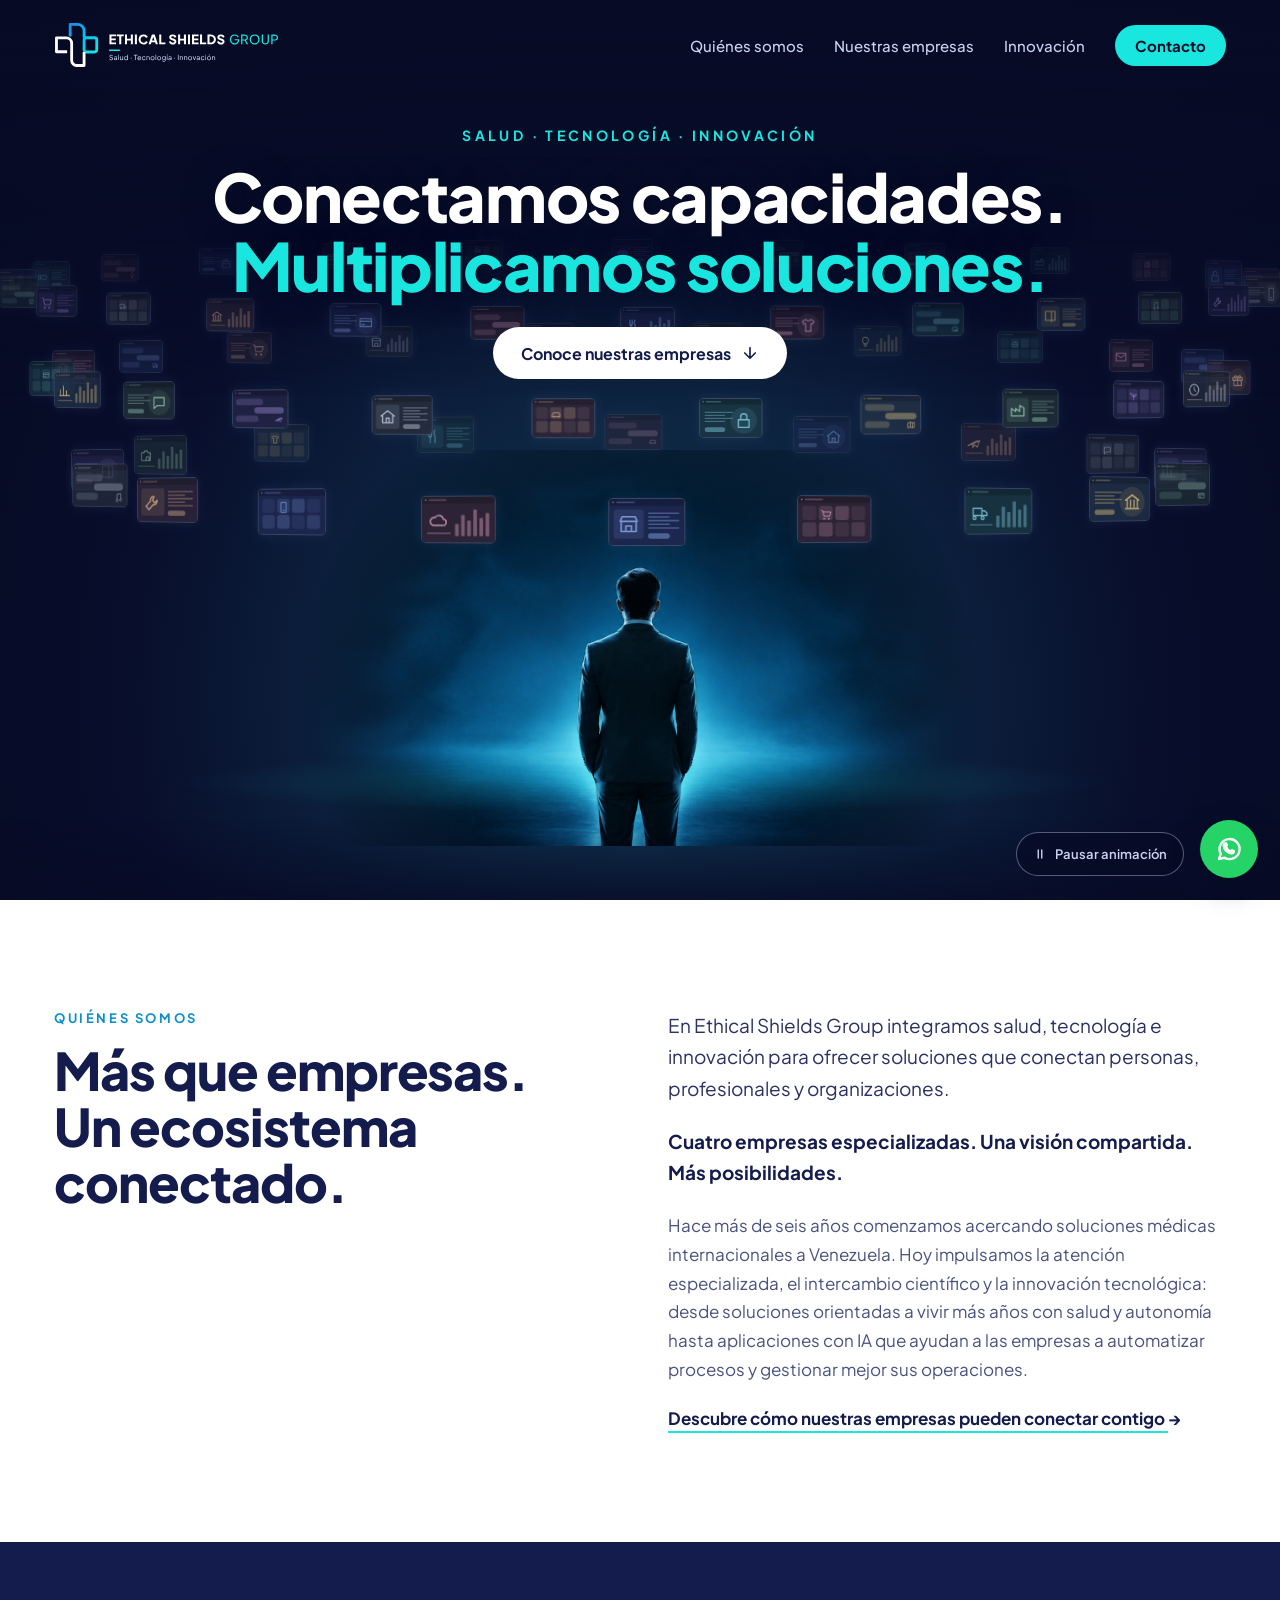
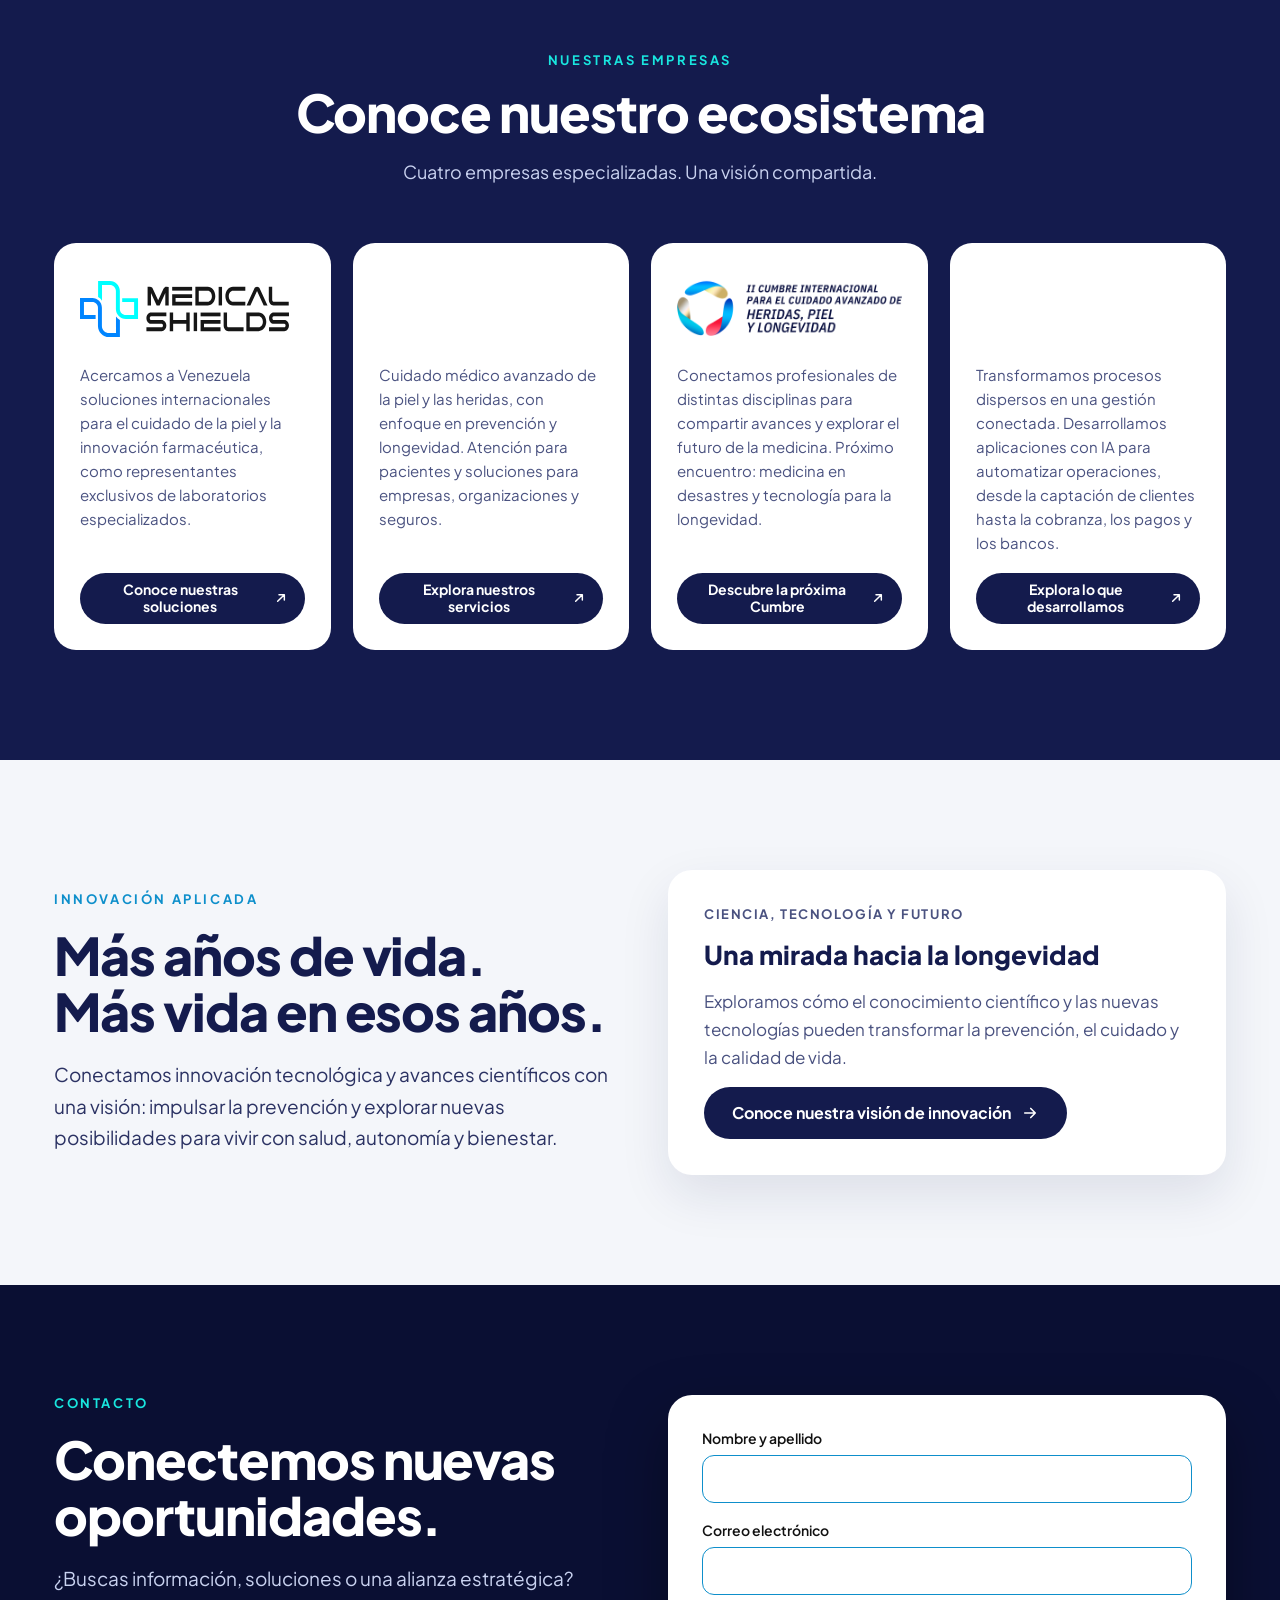
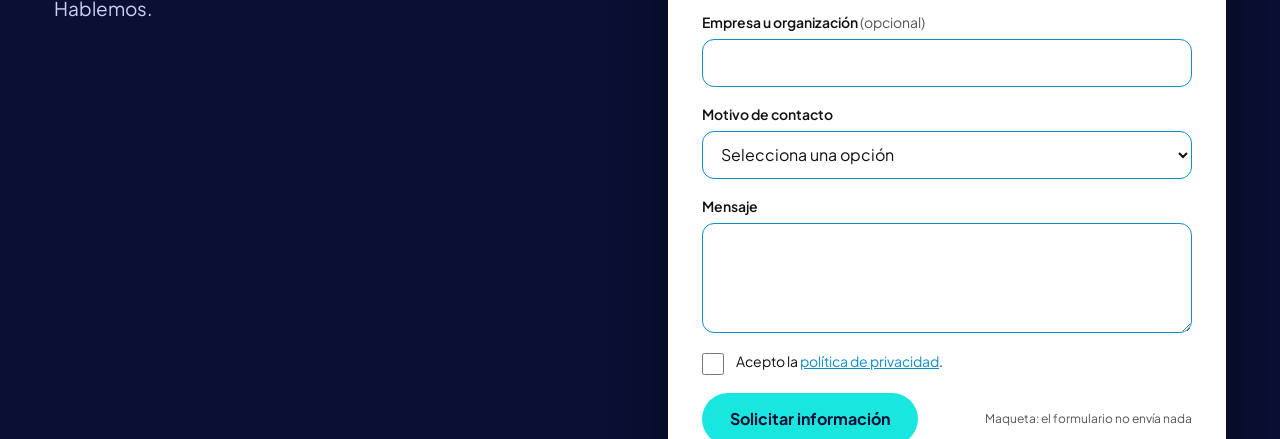
<file: index.html>
<!doctype html>
<html lang="es">
<head>
<meta charset="utf-8">
<meta name="robots" content="noindex, nofollow">
<meta name="viewport" content="width=device-width, initial-scale=1">
<title>Ethical Shields Group · Propuesta</title>
<meta http-equiv="refresh" content="0; url=diseno/maqueta/">
<link rel="canonical" href="diseno/maqueta/">
</head>
<body style="margin:0;font-family:system-ui,sans-serif;background:#070B26;color:#fff;display:flex;min-height:100vh;align-items:center;justify-content:center">
<p>Abriendo la propuesta… <a href="diseno/maqueta/" style="color:#19E6DF">Entrar</a></p>
</body>
</html>
</file>
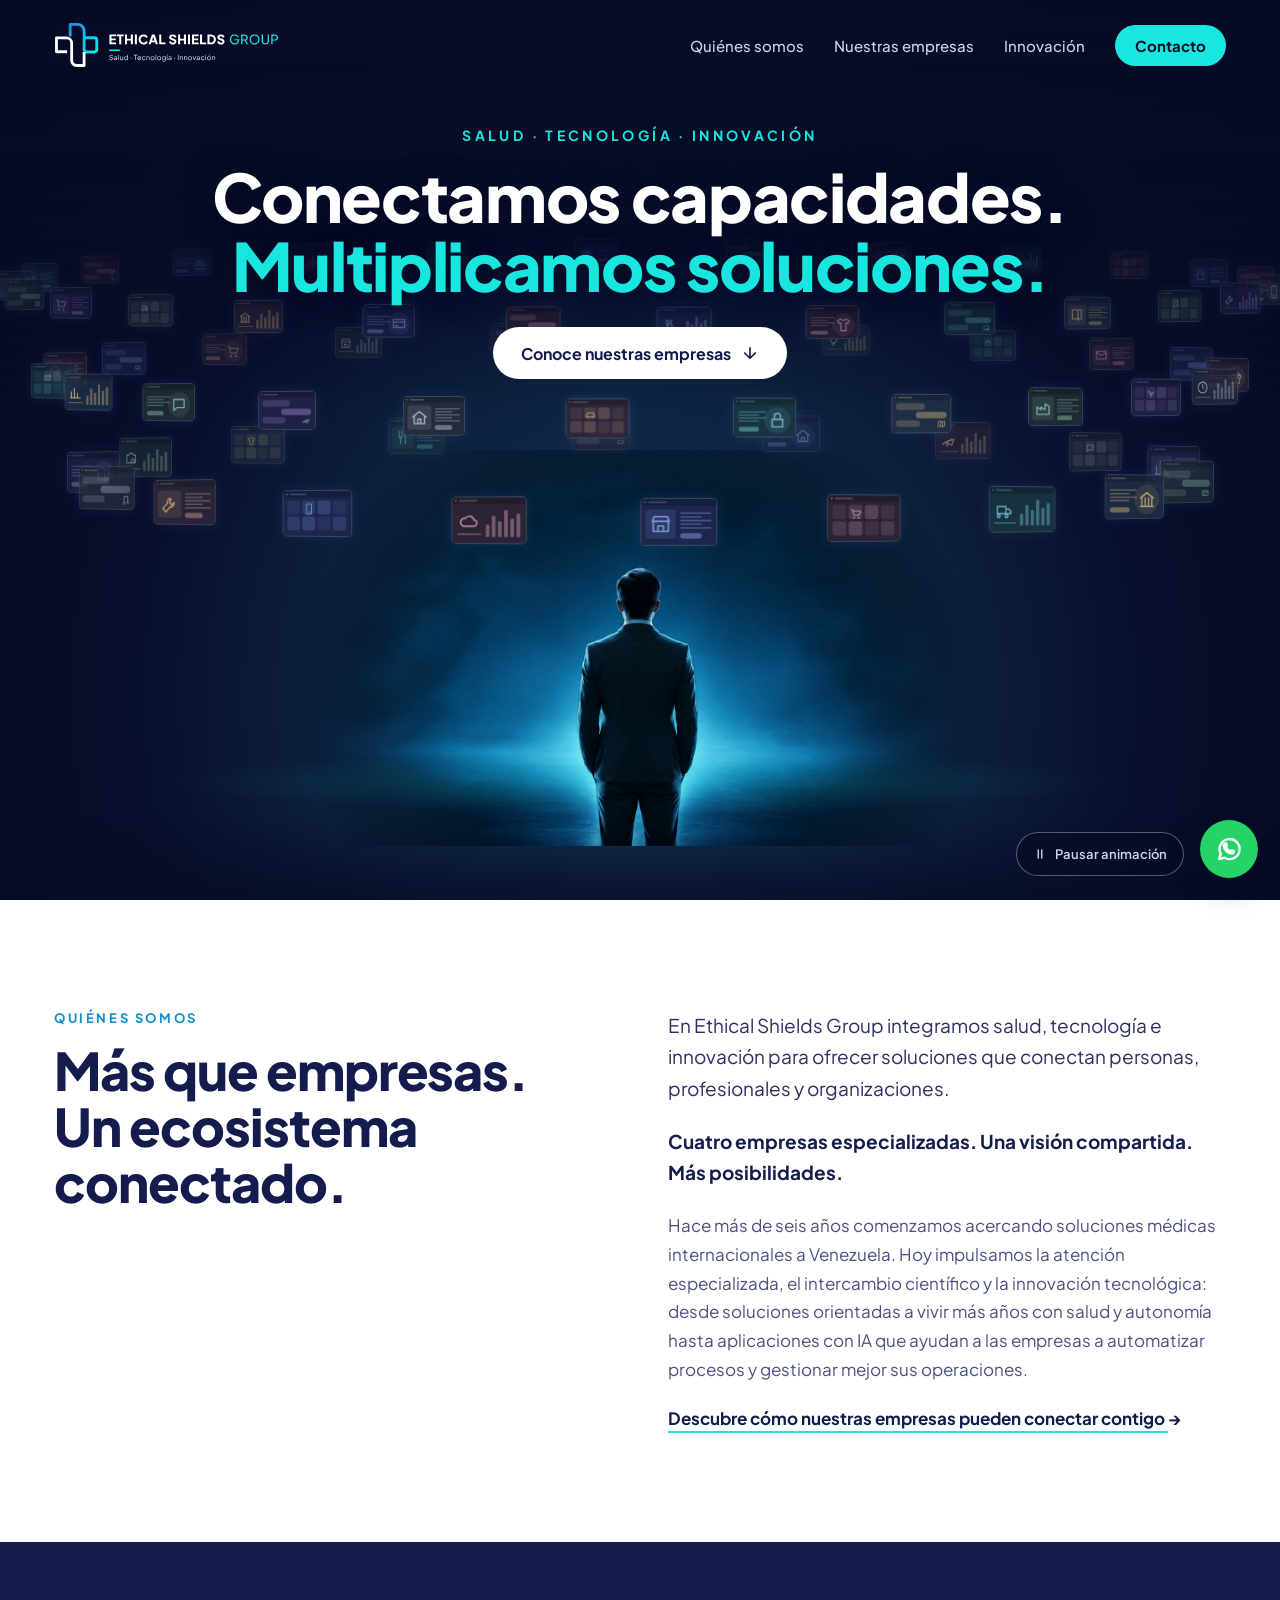
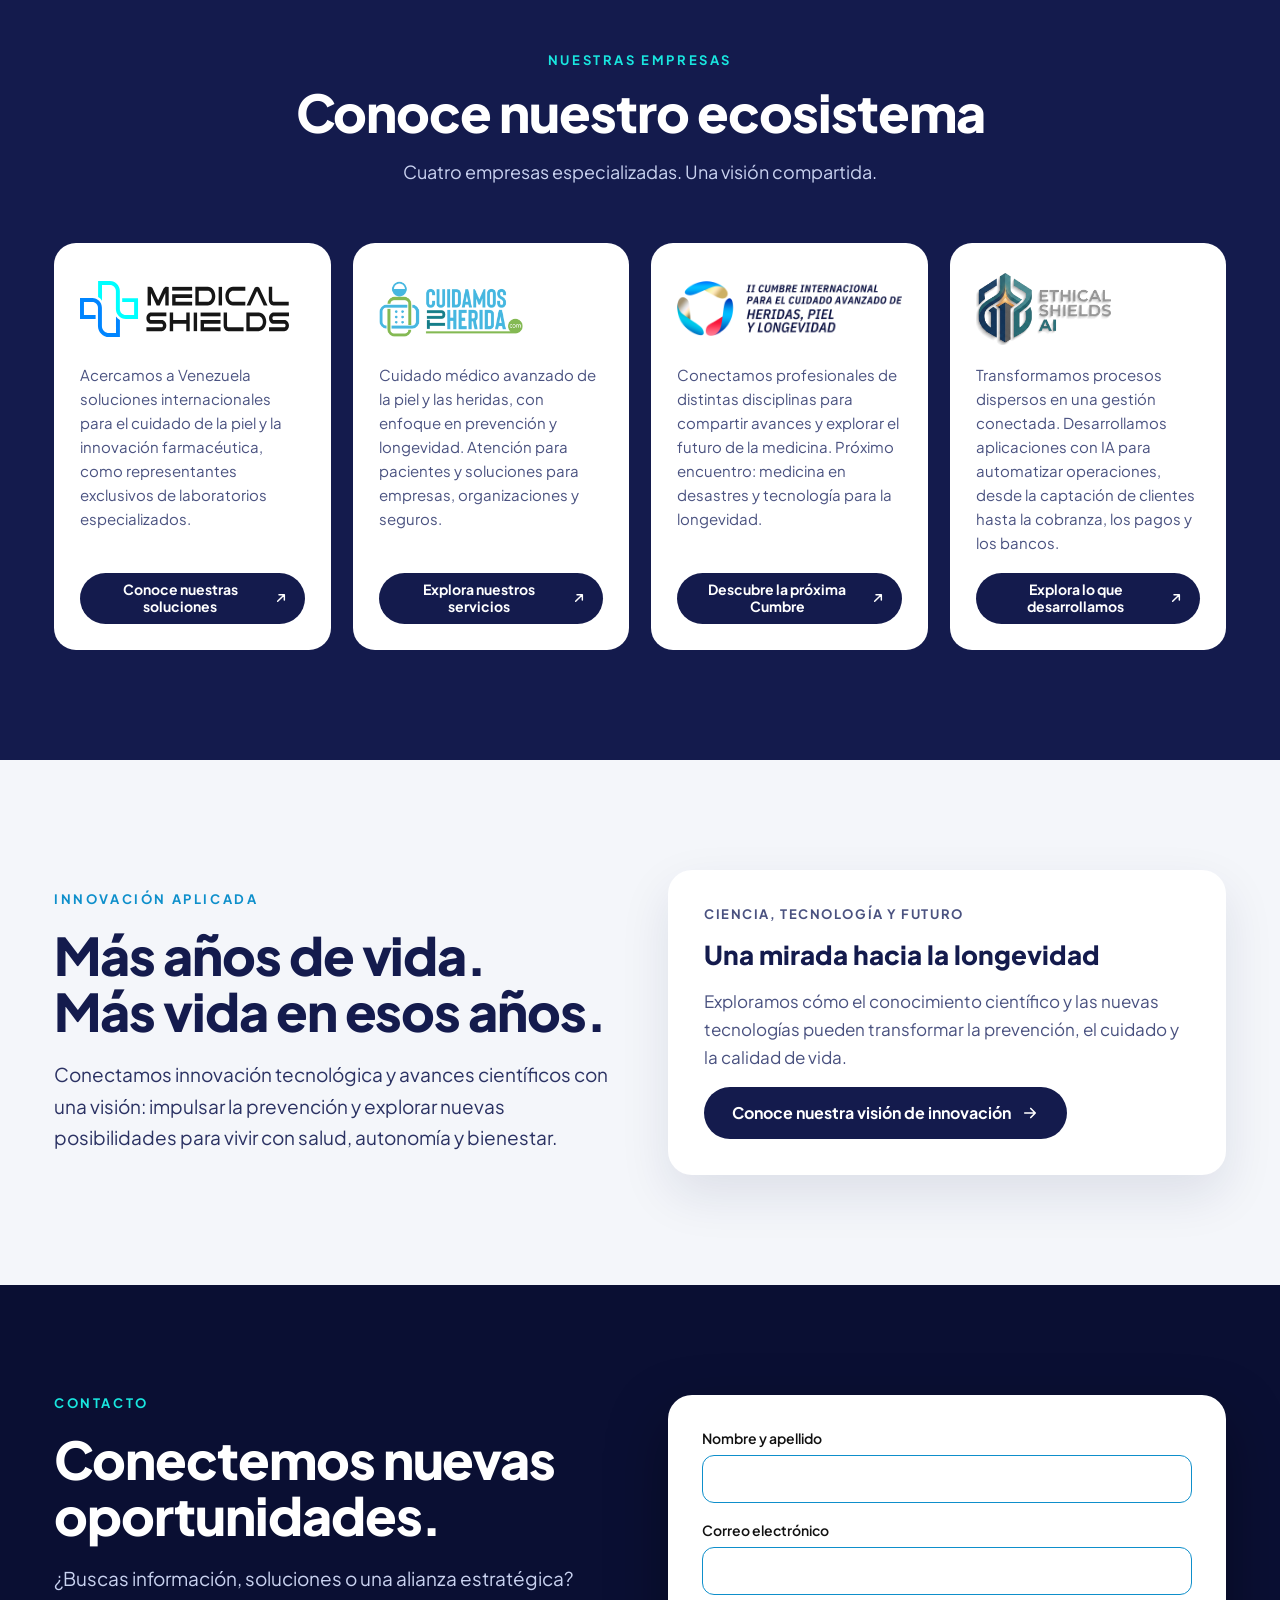
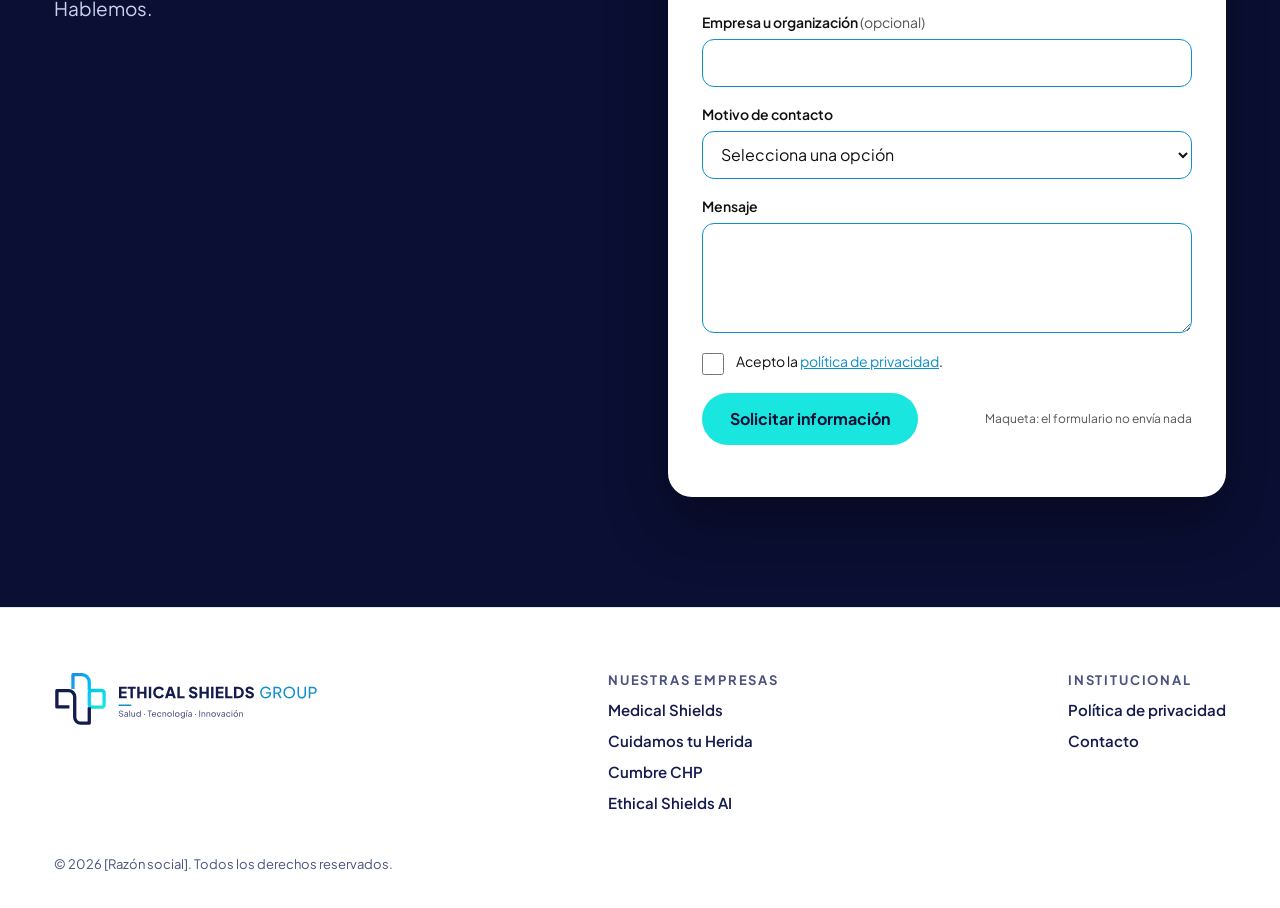
<file: diseno/maqueta/index.html>
<!doctype html>
<html lang="es">
<head>
<meta charset="utf-8">
<meta name="viewport" content="width=device-width, initial-scale=1">
<meta name="robots" content="noindex, nofollow">
<title>Maqueta · Ethical Shields Group</title>
<link rel="icon" href="../logo/favicon.svg" type="image/svg+xml">
<!-- Pantallas del hero: escenas narrativas propias en ./escenas-ecosistema/ y hero-ecosistema.js.
     MAQUETA DE DISEÑO (no es el sitio final). Se abre directo desde la carpeta.
     Fondo del hero: ../hero/fondo-persona.png (imagen generada en Canva, opción 3 sin pantallas).
     Recorte de la persona: ../hero/persona-recorte.png (mismo tamaño que el fondo, fondo transparente).
     Si falta alguno, la maqueta usa un fondo de respaldo. -->
<link rel="preconnect" href="https://fonts.googleapis.com">
<link rel="stylesheet" href="https://fonts.googleapis.com/css2?family=Plus+Jakarta+Sans:wght@400;500;600;700;800&display=swap">
<style>
:root{
  --marino:#141B4D; --noche:#070B26; --turquesa:#19E6DF; --azul:#0E8FCB;
  --gris:#F4F6FA; --texto2:#4A5280; --claro-osc:#C9D2F0;
}
*{box-sizing:border-box}
html{scroll-behavior:smooth}
body{margin:0;font-family:'Plus Jakarta Sans',system-ui,sans-serif;color:var(--marino);background:#fff;-webkit-font-smoothing:antialiased}
a{color:var(--azul)}
:focus-visible{outline:3px solid var(--turquesa);outline-offset:3px}
.contenedor{max-width:1220px;margin:0 auto;padding:0 24px}
.etiqueta{margin:0 0 16px;font-size:13px;font-weight:700;letter-spacing:.2em;text-transform:uppercase;color:var(--azul)}
h2{margin:0;font-size:clamp(32px,4.2vw,52px);line-height:1.08;font-weight:800;letter-spacing:-.02em}
.boton{display:inline-flex;align-items:center;gap:10px;min-height:52px;padding:0 28px;border-radius:999px;font-size:16px;font-weight:700;text-decoration:none;border:0;cursor:pointer}
.boton svg{width:18px;height:18px}

/* ---------- Encabezado ---------- */
.encabezado{position:absolute;inset:0 0 auto 0;z-index:30}
.encabezado .contenedor{display:flex;align-items:center;justify-content:space-between;gap:24px;padding-top:22px;padding-bottom:22px}
.encabezado img{height:46px;width:auto;display:block}
.menu{display:flex;gap:30px;align-items:center}
.menu a{color:var(--claro-osc);text-decoration:none;font-size:15px;font-weight:500}
.menu a:hover{color:#fff}
.menu a.cta{color:var(--noche);background:var(--turquesa);padding:11px 20px;border-radius:999px;font-weight:700}
.boton-menu{display:none;align-items:center;gap:8px;min-height:44px;padding:0 16px;border-radius:999px;border:1px solid rgba(201,210,240,.5);background:rgba(7,11,38,.4);color:#fff;font:600 15px 'Plus Jakarta Sans',sans-serif;cursor:pointer}
.menu-movil{display:none;margin:0 16px;background:var(--marino);border:1px solid rgba(25,230,223,.35);border-radius:18px;padding:8px;flex-direction:column}
.menu-movil a{color:#fff;text-decoration:none;padding:14px 16px;font-weight:600}
.menu-movil.abierto{display:flex}

/* ---------- Hero ---------- */
.hero{position:relative;min-height:max(100svh,800px);background:var(--noche);color:#fff;overflow:hidden;isolation:isolate}
.hero-fondo{position:absolute;inset:0;z-index:0;background:radial-gradient(ellipse at 50% 76%,#123e60 0%,#080e2e 56%,#050820 100%)}
.foto{position:absolute;left:50%;bottom:0;height:var(--alto-foto,80%);width:auto;max-width:none;transform:translateX(-50%);-webkit-mask-image:radial-gradient(48% 80% at 50% 62%,#000 60%,transparent 100%);mask-image:radial-gradient(48% 80% at 50% 62%,#000 60%,transparent 100%)}
.hero-fondo::after{content:"";position:absolute;left:12%;right:12%;bottom:3%;height:20%;border-radius:50%;background:radial-gradient(ellipse,rgba(25,230,223,.16),transparent 68%);transform:scaleY(.35);pointer-events:none}
.hero-velo{position:absolute;inset:0;z-index:2;pointer-events:none;background:linear-gradient(180deg,rgba(7,11,38,.88),rgba(7,11,38,.68) 29%,transparent 49%,transparent 88%,rgba(7,11,38,.7))}
.escena{position:absolute;inset:0;z-index:1;pointer-events:none}
.mundo{position:absolute;inset:0}
.capa-persona{position:absolute;inset:0;z-index:100;pointer-events:none}
.pantalla{position:absolute;left:50%;top:var(--orbita-y,68%);width:var(--w);height:var(--h);margin-left:calc(var(--w)/-2);margin-top:calc(var(--h)/-2);transform-style:preserve-3d;will-change:transform,opacity}
.cara{position:absolute;inset:0;overflow:hidden;border-radius:10px;border:1px solid rgba(113,255,245,.65);background:#07152e;backface-visibility:hidden;-webkit-backface-visibility:hidden;box-shadow:0 12px 35px #02061980,0 0 16px #19e6df24}
.cara.frente{transform:translateZ(1px)}
.cara.reverso{transform:rotateY(180deg) translateZ(1px);border-color:rgba(103,204,243,.6)}
.cara img{display:block;width:100%;height:100%;object-fit:cover}
.cara.reverso img{opacity:.78}
.cara::after{content:"";position:absolute;inset:0;background:linear-gradient(135deg,#d8ffff24,transparent 32%,transparent 65%,#19e6df12);box-shadow:inset 0 0 18px #19e6df16;pointer-events:none}
.cara.reverso::after{background:repeating-linear-gradient(0deg,transparent 0 5px,#4cdedb0b 5px 6px),linear-gradient(135deg,#80edff12,transparent 55%)}
.hero-texto{position:relative;z-index:3;padding-top:clamp(110px,14vh,150px);text-align:center}
.hero-texto h1 .linea-h{white-space:nowrap}
.hero-texto .descriptor{margin:0 0 18px;font-size:14px;font-weight:700;letter-spacing:.24em;text-transform:uppercase;color:var(--turquesa)}
.hero-texto h1{margin:0 auto;font-size:clamp(34px,5.2vw,70px);line-height:1.03;font-weight:800;letter-spacing:-.02em;text-shadow:0 4px 30px rgba(7,11,38,.6)}
.hero-texto h1 span{color:var(--turquesa)}
.hero-texto .boton{margin-top:28px;background:#fff;color:var(--marino)}
.pausa{position:absolute;right:24px;bottom:24px;z-index:4;min-height:44px;padding:0 16px;border-radius:999px;border:1px solid rgba(201,210,240,.4);background:rgba(7,11,38,.6);color:var(--claro-osc);font:600 13px 'Plus Jakarta Sans',sans-serif;cursor:pointer;display:inline-flex;align-items:center;gap:8px}
.pausa:disabled{cursor:default;opacity:.8}

/* ---------- Secciones ---------- */
section.bloque{padding:110px 0}
.dos-columnas{display:flex;flex-wrap:wrap;gap:56px;align-items:flex-start}
.dos-columnas > *{flex:1 1 420px;min-width:0}
.texto-grande{margin:0;font-size:19px;line-height:1.65;color:#2B3263}
.enlace-flecha{font-size:17px;font-weight:700;line-height:1.5;color:var(--marino);text-decoration:underline;text-decoration-color:#19e6df;text-decoration-thickness:2px;text-underline-offset:6px}
.enlace-flecha:hover,.enlace-flecha:focus-visible{text-decoration-color:var(--marino)}
.enlace-flecha span{display:inline-block;transition:transform .2s}
.enlace-flecha:hover span{transform:translateX(4px)}
.pendiente{padding:16px 18px;border-radius:12px;background:var(--gris);font-size:15px;line-height:1.6;color:var(--texto2)}
.oscuro{background:var(--marino);color:#fff}
.oscuro .etiqueta{color:var(--turquesa)}
.tarjetas{display:grid;grid-template-columns:repeat(4,minmax(0,1fr));gap:22px}
.tarjeta{background:#fff;color:var(--marino);border-radius:22px;padding:30px 26px 26px;display:flex;flex-direction:column;gap:18px;min-height:340px}
.tarjeta .logo{height:72px;display:flex;align-items:center;justify-content:flex-start}
.tarjeta .logo img{display:block;max-width:100%;max-height:56px;width:auto;height:auto}
.tarjeta .logo img.emblema{max-height:72px}
.tarjeta h3{margin:0;font-size:22px;font-weight:800}
/* El nombre ya está en el logo: el título queda solo para lectores de pantalla y buscadores. */
.solo-lectores{position:absolute!important;width:1px;height:1px;padding:0;margin:-1px;overflow:hidden;clip-path:inset(50%);white-space:nowrap;border:0}
.tarjeta p{margin:0;font-size:15px;line-height:1.6;color:var(--texto2);flex-grow:1}
.tarjeta a{width:100%;justify-content:center;text-align:center;background:var(--marino);color:#fff;min-height:48px;font-size:14px;line-height:1.25;padding:8px 16px;gap:8px}
.tarjeta a svg.flecha{flex-shrink:0;width:16px;height:16px;transition:transform .3s}
/* 23 nov 2026 (Jenny): efecto 3D en el ecosistema.
   Tarjeta: se inclina siguiendo el puntero y se eleva, sin reflejo ni borde de color (23 nov, Jenny).
   Botón: al pasar o enfocar, una línea de luz nítida recorre su borde (sin sombra ni difuminado). */
.tarjetas{perspective:1100px}
.tarjeta{position:relative;transform-style:preserve-3d;transition:transform .45s cubic-bezier(.2,.7,.2,1),box-shadow .45s}
.tarjeta.activa{box-shadow:0 30px 60px rgba(3,6,30,.55)}
.tarjeta a{position:relative}
/* Línea de luz del botón: un trazo turquesa nítido que recorre el borde. Sin sombra ni difuminado. */
.tarjeta a .linea-luz{position:absolute;inset:0;width:100%;height:100%;overflow:visible;pointer-events:none}
.tarjeta a .linea-luz rect{x:1px;y:1px;width:calc(100% - 2px);height:calc(100% - 2px);fill:none;stroke:#19E6DF;stroke-width:2;stroke-dasharray:102 102;stroke-dashoffset:102;opacity:0;transition:stroke-dashoffset .6s ease-out,opacity 0s .6s}
.tarjeta a:hover .linea-luz rect,.tarjeta a:focus-visible .linea-luz rect{stroke-dashoffset:0;opacity:1;transition:stroke-dashoffset .6s ease-out,opacity 0s}
.tarjeta a:hover svg.flecha,.tarjeta a:focus-visible svg.flecha{transform:translate(2px,-2px)}
@media (prefers-reduced-motion:reduce){.tarjeta,.tarjeta a svg,.tarjeta a .linea-luz rect{transition:none}}
.innovacion{background:var(--gris)}
.destacado{background:#fff;border-radius:24px;padding:36px;box-shadow:0 20px 50px rgba(20,27,77,.10);display:flex;flex-direction:column;gap:16px}
.destacado h3{margin:0;font-size:26px;font-weight:800}
.destacado .boton svg{flex-shrink:0;width:18px;height:18px}
@media (max-width:560px){.destacado{padding:28px 24px}.destacado .boton{width:100%;justify-content:center;text-align:center;font-size:15px;line-height:1.25;padding:10px 20px}}
.contacto{background:#0A0F33;color:#fff}
.contacto .etiqueta{color:var(--turquesa)}
/* 23 nov 2026 (Jenny): formulario blanco sobre el fondo oscuro, letras negras y bordes azules. */
form{background:#fff;color:#111;border-radius:24px;padding:34px;display:grid;gap:18px;box-shadow:0 24px 60px rgba(0,0,0,.35)}
form label{font-size:14px;font-weight:600;color:#111}
form .nota{font-weight:400;color:#555}
form a{color:var(--azul)}
form .campo{display:flex;flex-direction:column;gap:8px}
input,select,textarea{font:inherit;min-height:48px;border-radius:12px;border:1.5px solid var(--azul);background:#fff;color:#111;padding:0 14px}
input:focus-visible,select:focus-visible,textarea:focus-visible{outline:3px solid rgba(14,143,203,.35);outline-offset:1px;border-color:var(--marino)}
textarea{padding:12px 14px;resize:vertical}
button.boton{font-family:inherit}
.pie{padding:64px 0 36px;border-top:1px solid #E3E7F2}
.pie .fila{display:flex;flex-wrap:wrap;gap:40px;justify-content:space-between}
.pie nav{display:flex;flex-direction:column;gap:12px}
.pie nav span{font-size:13px;font-weight:700;letter-spacing:.14em;text-transform:uppercase;color:var(--texto2)}
.pie nav a{color:var(--marino);text-decoration:none;font-weight:600;font-size:15px}
.whatsapp{position:fixed;right:22px;bottom:22px;z-index:50;width:58px;height:58px;border-radius:50%;background:#25D366;color:#fff;display:flex;align-items:center;justify-content:center;box-shadow:0 10px 28px rgba(7,11,38,.35)}
.hero .pausa{right:96px}

/* ---------- Teléfono ---------- */
@media (max-width:1000px){.tarjetas{grid-template-columns:repeat(2,minmax(0,1fr))}}
@media (max-width:820px){
  .menu{display:none}.boton-menu{display:inline-flex}
  .encabezado img{height:38px}
  .hero-texto .descriptor{font-size:11px;letter-spacing:.17em}
  .hero-texto h1{font-size:clamp(30px,5.2vw,43px)}
  .hero .pausa{right:auto;left:16px}
  .hero{--alto-foto:62%}
  .hero-texto h1 .linea-h{white-space:normal}
}
@media (max-width:560px){.tarjetas{grid-template-columns:minmax(0,1fr)}section.bloque{padding:80px 0}}
@media (prefers-reduced-motion:reduce){html{scroll-behavior:auto}.pantalla{will-change:auto}}
</style>
<link rel="stylesheet" href="./hero-ecosistema.css">
</head>
<body>

<header class="encabezado">
  <div class="contenedor">
    <a href="#inicio" aria-label="Ethical Shields Group, inicio"><img src="../logo/logo-esg-horizontal-oscuro.svg" alt="Ethical Shields Group"></a>
    <nav class="menu" aria-label="Principal">
      <a href="#quienes-somos">Quiénes somos</a>
      <a href="#empresas">Nuestras empresas</a>
      <a href="#innovacion">Innovación</a>
      <a href="#contacto" class="cta">Contacto</a>
    </nav>
    <button class="boton-menu" type="button" aria-expanded="false" aria-controls="menu-movil">
      <svg width="18" height="18" viewBox="0 0 24 24" fill="none" stroke="currentColor" stroke-width="2" stroke-linecap="round" aria-hidden="true"><path d="M4 7h16M4 12h16M4 17h16"/></svg>Menú
    </button>
  </div>
  <nav class="menu-movil" id="menu-movil" aria-label="Principal, teléfono">
    <a href="#quienes-somos">Quiénes somos</a>
    <a href="#empresas">Nuestras empresas</a>
    <a href="#innovacion">Innovación</a>
    <a href="#contacto">Contacto</a>
  </nav>
</header>

<main>
<section class="hero" id="inicio" aria-labelledby="titulo-hero">
  <div class="hero-fondo"><img class="foto" src="../hero/fondo-persona.png" alt="" onerror="this.remove()"></div>
  <div class="escena" aria-hidden="true">
    <div class="mundo" id="mundo">
      <div class="capa-persona"><img class="foto" src="../hero/persona-recorte.png" alt="" onerror="this.remove()"></div>
    </div>
  </div>
  <div class="hero-velo"></div>
  <div class="hero-texto contenedor">
    <p class="descriptor">Salud · Tecnología · Innovación</p>
    <h1 id="titulo-hero"><span class="linea-h" style="color:#fff">Conectamos capacidades.</span><br><span class="linea-h">Multiplicamos soluciones.</span></h1>
    <a class="boton" href="#empresas">Conoce nuestras empresas
      <svg viewBox="0 0 24 24" fill="none" stroke="currentColor" stroke-width="2.2" stroke-linecap="round" stroke-linejoin="round" aria-hidden="true"><path d="M12 5v14M5 12l7 7 7-7"/></svg></a>
  </div>
  <p class="hero-resumen">Nuestro ecosistema: Cuidamos tu Herida ofrece atención especializada y a domicilio, abre una unidad B2B para seguros, empresas y organizaciones, organiza la Cumbre y participa en adiestramientos para farmaceutas. Cumbre CHP es un encuentro multidisciplinario para profesionales de la medicina; el próximo encuentro se enfoca en medicina en desastres y avances tecnológicos en longevidad. Medical Shields crece con nuevas alianzas internacionales para el cuidado de la piel y la innovación farmacéutica. Ethical Shields AI desarrolla aplicaciones completas para gestionar empresas con IA, desde antes de captar clientes hasta cobranza, pagos y bancos, e IRIS para gestionar pacientes y consultorios con IA. Estas aplicaciones están en desarrollo.</p>
  <button class="pausa" type="button" id="pausa">
    <svg width="14" height="14" viewBox="0 0 24 24" fill="none" stroke="currentColor" stroke-width="2.4" stroke-linecap="round" aria-hidden="true"><path id="icono-pausa" d="M9 5v14M15 5v14"/></svg><span>Pausar animación</span>
  </button>
</section>

<section class="bloque" id="quienes-somos" aria-labelledby="titulo-quienes">
  <div class="contenedor dos-columnas">
    <div>
      <p class="etiqueta">Quiénes somos</p>
      <h2 id="titulo-quienes">Más que empresas.<br>Un ecosistema conectado.</h2>
    </div>
    <div style="display:flex;flex-direction:column;gap:22px">
      <p class="texto-grande">En Ethical Shields Group integramos salud, tecnología e innovación para ofrecer soluciones que conectan personas, profesionales y organizaciones.</p>
      <p class="texto-grande" style="color:var(--marino);font-weight:700">Cuatro empresas especializadas. Una visión compartida. Más posibilidades.</p>
      <p style="margin:0;font-size:17px;line-height:1.7;color:var(--texto2)">Hace más de seis años comenzamos acercando soluciones médicas internacionales a Venezuela. Hoy impulsamos la atención especializada, el intercambio científico y la innovación tecnológica: desde soluciones orientadas a vivir más años con salud y autonomía hasta aplicaciones con IA que ayudan a las empresas a automatizar procesos y gestionar mejor sus operaciones.</p>
      <div><a class="enlace-flecha" href="#empresas">Descubre cómo nuestras empresas pueden conectar contigo <span aria-hidden="true">→</span></a></div>
    </div>
  </div>
</section>

<section class="bloque oscuro" id="empresas" aria-labelledby="titulo-empresas">
  <div class="contenedor">
    <div style="text-align:center;margin-bottom:56px">
      <p class="etiqueta">Nuestras empresas</p>
      <h2 id="titulo-empresas">Conoce nuestro ecosistema</h2>
      <p style="margin:18px auto 0;max-width:620px;font-size:18px;line-height:1.6;color:var(--claro-osc)">Cuatro empresas especializadas. Una visión compartida.</p>
    </div>
    <div class="tarjetas" id="tarjetas"></div>
  </div>
</section>

<section class="bloque innovacion" id="innovacion" aria-labelledby="titulo-innovacion">
  <div class="contenedor dos-columnas" style="align-items:center">
    <div style="display:flex;flex-direction:column;gap:20px">
      <p class="etiqueta" style="margin:0">Innovación aplicada</p>
      <h2 id="titulo-innovacion">Más años de vida.<br>Más vida en esos años.</h2>
      <p class="texto-grande">Conectamos innovación tecnológica y avances científicos con una visión: impulsar la prevención y explorar nuevas posibilidades para vivir con salud, autonomía y bienestar.</p>
    </div>
    <div class="destacado">
      <p style="margin:0;font-size:13px;font-weight:700;letter-spacing:.12em;text-transform:uppercase;color:var(--texto2)">Ciencia, tecnología y futuro</p>
      <h3>Una mirada hacia la longevidad</h3>
      <p style="margin:0;font-size:17px;line-height:1.65;color:var(--texto2)">Exploramos cómo el conocimiento científico y las nuevas tecnologías pueden transformar la prevención, el cuidado y la calidad de vida.</p>
      <div><a class="boton" href="https://peptidos.medical-shields.com/" target="_blank" rel="noopener" style="background:var(--marino);color:#fff">Conoce nuestra visión de innovación
        <svg viewBox="0 0 24 24" fill="none" stroke="currentColor" stroke-width="2.2" stroke-linecap="round" stroke-linejoin="round" aria-hidden="true"><path d="M5 12h14M13 6l6 6-6 6"/></svg></a></div>
    </div>
  </div>
</section>

<section class="bloque contacto" id="contacto" aria-labelledby="titulo-contacto">
  <div class="contenedor dos-columnas">
    <div style="display:flex;flex-direction:column;gap:20px">
      <p class="etiqueta" style="margin:0">Contacto</p>
      <h2 id="titulo-contacto">Conectemos nuevas oportunidades.</h2>
      <p style="margin:0;font-size:19px;line-height:1.6;color:var(--claro-osc)">¿Buscas información, soluciones o una alianza estratégica? Hablemos.</p>
    </div>
    <form aria-label="Formulario de contacto" onsubmit="event.preventDefault();alertaMaqueta()">
      <div class="campo"><label for="f-nombre">Nombre y apellido</label><input id="f-nombre" autocomplete="name" required></div>
      <div class="campo"><label for="f-correo">Correo electrónico</label><input id="f-correo" type="email" autocomplete="email" required></div>
      <div class="campo"><label for="f-empresa">Empresa u organización <span class="nota">(opcional)</span></label><input id="f-empresa" autocomplete="organization"></div>
      <div class="campo"><label for="f-motivo">Motivo de contacto</label>
        <select id="f-motivo" required><option value="">Selecciona una opción</option><option>Información general</option><option>Alianzas estratégicas</option><option>Prensa y medios</option><option>Proveedores</option><option>Otro</option></select></div>
      <div class="campo"><label for="f-mensaje">Mensaje</label><textarea id="f-mensaje" rows="4" required></textarea></div>
      <div style="display:flex;gap:12px;align-items:flex-start">
        <input id="f-privacidad" type="checkbox" required style="width:22px;height:22px;min-height:0;margin:2px 0 0;accent-color:var(--azul)">
        <label for="f-privacidad" style="font-weight:400;line-height:1.5">Acepto la <a href="#">política de privacidad</a>.</label>
      </div>
      <div style="display:flex;flex-wrap:wrap;gap:16px;align-items:center;justify-content:space-between">
        <button class="boton" type="submit" style="background:var(--turquesa);color:#0A0F33">Solicitar información</button>
        <span class="nota" style="font-size:12px">Maqueta: el formulario no envía nada</span>
      </div>
      <p id="aviso-form" role="status" style="margin:0;font-size:14px;color:var(--azul)"></p>
    </form>
  </div>
</section>
</main>

<footer class="pie">
  <div class="contenedor">
    <div class="fila">
      <img src="../logo/logo-esg-horizontal-claro.svg" alt="Ethical Shields Group · Salud · Tecnología · Innovación" style="height:54px;width:auto">
      <nav aria-label="Empresas del grupo" id="pie-empresas"><span>Nuestras empresas</span></nav>
      <nav aria-label="Institucional"><span>Institucional</span><a href="#">Política de privacidad</a><a href="#contacto">Contacto</a></nav>
    </div>
    <p style="margin:44px 0 0;font-size:13px;color:var(--texto2)">© 2026 [Razón social]. Todos los derechos reservados.</p>
  </div>
</footer>

<a class="whatsapp" href="https://wa.me/584122853958?text=Hola%2C%20estoy%20visitando%20la%20p%C3%A1gina%20de%20Ethical%20Shields%20Group%20y%20quisiera%20recibir%20m%C3%A1s%20informaci%C3%B3n" target="_blank" rel="noopener" aria-label="Escríbenos por WhatsApp">
  <svg width="30" height="30" viewBox="0 0 24 24" fill="none" stroke="currentColor" stroke-width="1.9" stroke-linecap="round" stroke-linejoin="round" aria-hidden="true"><path d="M4 20l1.4-4.2A8 8 0 1 1 8.5 19z"/><path d="M9.5 9.5c.3 1.8 1.7 3.6 3.6 4.5l1.2-1 1.7.8c-.2 1-1 1.7-2 1.7-3 0-6.2-3.2-6.2-6.2 0-1 .7-1.8 1.7-2l.8 1.7z"/></svg>
</a>

<script src="./hero-ecosistema.js"></script>
<script>
(function(){
  // Menú del teléfono
  var bm = document.querySelector('.boton-menu'), mm = document.getElementById('menu-movil');
  bm.addEventListener('click', function(){ var ab = mm.classList.toggle('abierto'); bm.setAttribute('aria-expanded', ab); });
  mm.addEventListener('click', function(e){ if (e.target.tagName === 'A') { mm.classList.remove('abierto'); bm.setAttribute('aria-expanded', 'false'); } });

  // Empresas: tarjetas y pie
  // Ecosistema (23 nov, Jenny): nombre, texto, enlace, logo, clase del logo y texto del botón.
  var empresas = [
    {nombre:'Medical Shields',texto:'Acercamos a Venezuela soluciones internacionales para el cuidado de la piel y la innovación farmacéutica, como representantes exclusivos de laboratorios especializados.',url:'https://medicalshields.com/',logo:'medical-shields.svg',boton:'Conoce nuestras soluciones'},
    {nombre:'Cuidamos tu Herida',texto:'Cuidado médico avanzado de la piel y las heridas, con enfoque en prevención y longevidad. Atención para pacientes y soluciones para empresas, organizaciones y seguros.',url:'https://cuidamostuherida.com/',logo:'cuidamos-tu-herida.png',boton:'Explora nuestros servicios'},
    {nombre:'Cumbre CHP',texto:'Conectamos profesionales de distintas disciplinas para compartir avances y explorar el futuro de la medicina. Próximo encuentro: medicina en desastres y tecnología para la longevidad.',url:'https://cumbrechp.org/',logo:'cumbre-chp.png',boton:'Descubre la próxima Cumbre'},
    {nombre:'Ethical Shields AI',texto:'Transformamos procesos dispersos en una gestión conectada. Desarrollamos aplicaciones con IA para automatizar operaciones, desde la captación de clientes hasta la cobranza, los pagos y los bancos.',url:'https://ethicalshields.ai/',logo:'ethical-shields-ai.png',clase:'emblema',boton:'Explora lo que desarrollamos'}
  ];
  var cont = document.getElementById('tarjetas'), pie = document.getElementById('pie-empresas');
  empresas.forEach(function(e){
    var art = document.createElement('article'); art.className = 'tarjeta';
    art.innerHTML = '<div class="logo"><img src="./logos-empresas/' + e.logo + '" alt="Logo de ' + e.nombre + '"' + (e.clase ? ' class="' + e.clase + '"' : '') + ' decoding="async"></div><h3 class="solo-lectores">' + e.nombre + '</h3><p>' + e.texto + '</p>' +
      '<a class="boton" href="' + e.url + '" target="_blank" rel="noopener" aria-label="' + e.boton + ': sitio web de ' + e.nombre + ' (se abre en otra pestaña)">' + e.boton + ' <svg class="flecha" viewBox="0 0 24 24" fill="none" stroke="currentColor" stroke-width="2.2" stroke-linecap="round" stroke-linejoin="round" aria-hidden="true"><path d="M7 17L17 7M9 7h8v8"/></svg><svg class="linea-luz" aria-hidden="true"><rect rx="24" pathLength="100"/></svg></a>';
    cont.appendChild(art);
    var a = document.createElement('a'); a.href = e.url; a.target = '_blank'; a.rel = 'noopener'; a.textContent = e.nombre; pie.appendChild(a);
  });
  // Inclinación 3D de las tarjetas del ecosistema: solo con mouse (no en pantallas táctiles) y sin movimiento reducido.
  var puedeInclinar = window.matchMedia('(hover:hover) and (pointer:fine)').matches && !window.matchMedia('(prefers-reduced-motion: reduce)').matches;
  if (puedeInclinar) {
    document.querySelectorAll('#tarjetas .tarjeta').forEach(function(t){
      var cuadro = null;
      t.addEventListener('pointermove', function(ev){
        var r = t.getBoundingClientRect(), x = (ev.clientX - r.left) / r.width, y = (ev.clientY - r.top) / r.height;
        if (cuadro) cancelAnimationFrame(cuadro);
        cuadro = requestAnimationFrame(function(){
          t.classList.add('activa');
          t.style.transform = 'rotateX(' + ((0.5 - y) * 10).toFixed(2) + 'deg) rotateY(' + ((x - 0.5) * 12).toFixed(2) + 'deg) translateY(-6px)';
                  });
      });
      t.addEventListener('pointerleave', function(){ if (cuadro) cancelAnimationFrame(cuadro); t.classList.remove('activa'); t.style.transform = ''; });
    });
  }
  window.alertaMaqueta = function(){ document.getElementById('aviso-form').textContent = 'Maqueta: aquí aparecerá la confirmación del envío.'; };
})();
</script>
</body>
</html>
</file>
<file: diseno/maqueta/hero-ecosistema.css>
/* Escenas originales del ecosistema. Solo afecta al hero de la maqueta. */
.hero{min-height:max(100svh,620px)}
.hero-fondo{background:radial-gradient(ellipse at 50% 77%,#123c57,#080e2b 57%,#050820)}
.hero-velo{background:linear-gradient(180deg,#070b26e8,rgba(7,11,38,.68) 27%,transparent 44%,transparent 91%,#070b26c9)}
.hero-texto{pointer-events:none}
.hero-texto .boton{pointer-events:auto}
.escena{overflow:hidden}
.mundo{--cth:#65f2d7;--cumbre:#b9a0ff;--medical:#75cbff;--ai:#ffc58b}
.rutas-ecosistema{position:absolute;inset:0;width:100%;height:100%;z-index:10;overflow:visible}
.ruta-vinculo{fill:none;stroke:var(--acento);stroke-width:1;opacity:.22}
.ruta-organizacion{stroke-width:1.5;stroke-dasharray:5 9;opacity:.34}
.ruta-pulso{fill:var(--acento);filter:drop-shadow(0 0 4px var(--acento));opacity:.85}
.ventana{position:absolute;left:0;top:0;width:var(--w);height:var(--h);margin-left:calc(var(--w)/-2);margin-top:calc(var(--h)/-2);will-change:transform;transform-style:preserve-3d}
.ventana[data-empresa="cth"]{--acento:var(--cth)}
.ventana[data-empresa="cumbre"]{--acento:var(--cumbre)}
.ventana[data-empresa="medical"]{--acento:var(--medical)}
.ventana[data-empresa="ai"]{--acento:var(--ai)}
.ventana .cara{border:1px solid color-mix(in srgb,var(--acento) 52%,#1a2e4c);border-radius:13px;background:#071329;box-shadow:0 22px 55px #0006,0 0 26px color-mix(in srgb,var(--acento) 9%,transparent)}
.ventana .cara::after{box-shadow:inset 0 1px #ffffff24;background:linear-gradient(140deg,#ffffff0e,transparent 42%)}
.ventana .cara.reverso img{opacity:.85}
.escena-arte{position:absolute;inset:0;overflow:hidden;background:#081b31}
.escena-arte img{height:100%;width:100%;object-fit:cover;object-position:var(--encuadre,50% 50%);animation:respirar-escena 19s ease-in-out infinite alternate;animation-delay:var(--desfase,0s);transform:scale(1.07)}
.escena-arte::after{content:"";position:absolute;inset:0;background:linear-gradient(180deg,#06132c12,transparent 42%,#06132cbb 78%,#06132c 100%)}
.ventana-cabecera{position:absolute;top:11px;left:12px;right:12px;display:flex;align-items:center;justify-content:space-between;gap:5px;color:#fff;text-shadow:0 2px 5px #000;font-size:9px;font-weight:700;letter-spacing:.08em;text-transform:uppercase}
.ventana-indice{display:inline-flex;align-items:center;gap:5px}
.ventana-indice::before{content:"";width:5px;height:5px;border-radius:50%;background:var(--acento);box-shadow:0 0 9px var(--acento)}
.ventana-estado{font-size:8px;letter-spacing:.02em;background:#06132cd9;padding:4px 6px;border:1px solid #ffffff26;border-radius:20px}
.ventana-texto{position:absolute;left:14px;right:14px;bottom:13px;color:#fff}
.ventana-texto strong{display:block;font-size:17px;line-height:1.15;letter-spacing:-.025em;text-shadow:0 2px 8px #030818}
.ventana-texto p{font-size:10px;line-height:1.45;margin:5px 0 0;color:#deebf3;max-width:95%}

.satelite .cara{border-radius:9px}
.satelite .escena-arte{opacity:.78}
.satelite .escena-arte::after{background:linear-gradient(180deg,#06132c88,#06132c25 38%,#06132cdd 80%,#06132c)}
.satelite .ventana-cabecera{top:7px;left:8px;right:8px;font-size:7px;letter-spacing:.04em}
.satelite .ventana-texto{left:9px;right:8px;bottom:8px}
.satelite .ventana-texto strong{font-size:11px;line-height:1.2;letter-spacing:-.01em}
.satelite .ventana-texto p{font-size:8px;margin-top:3px;line-height:1.25;color:#cbdfe9}
.satelite .ventana-estado{font-size:6px;padding:2px 4px}
.mini-escena{position:absolute;inset:21px 9px 39px;display:flex;align-items:center;justify-content:center;gap:5px}
.mini-escena span{border:1px solid color-mix(in srgb,var(--acento) 35%,transparent);background:#06132cdd;color:#f4ffff;border-radius:5px;box-shadow:0 3px 12px #0003}
.mini-flujo span{height:25px;width:30px;display:flex;align-items:center;justify-content:center;font-size:7px;font-weight:600;animation:activar-nodo 4.8s ease-in-out infinite;animation-delay:calc(var(--n)*.65s)}
.mini-flujo b{color:var(--acento);font-size:10px;font-weight:400}
.mini-red svg,.mini-celula svg,.mini-piel svg,.mini-mapa svg{height:100%;width:100%;overflow:visible}
.mini-escena svg{fill:none;stroke:var(--acento);stroke-linecap:round;stroke-linejoin:round;stroke-width:1.5;filter:drop-shadow(0 0 3px #00142b)}
.mini-escena svg .nodo{fill:var(--acento);stroke:none;animation:activar-nodo 4s ease-in-out infinite;animation-delay:var(--desfase,0s)}
.mini-piel svg .lamina{fill:color-mix(in srgb,var(--acento) 25%,#06132c);animation:separar-capas 6s ease-in-out infinite alternate;transform-origin:50% 50%;animation-delay:var(--desfase,0s)}
.mini-celula svg .orbital{transform-origin:80px 28px;animation:orbital-celula 16s linear infinite}
.mini-agenda{gap:4px;align-items:stretch;padding:0 8px}
.mini-agenda span{width:25%;display:flex;flex-direction:column;justify-content:center;padding:5px;gap:4px}
.mini-agenda i{height:4px;border-radius:2px;background:var(--acento);opacity:.7;animation:activar-nodo 4s ease-in-out infinite;animation-delay:calc(var(--n)*.7s)}
.mini-agenda i:nth-child(2){width:60%;opacity:.4}
.hero[data-detenido="true"] .ventana *{animation-play-state:paused!important}
.hero .hero-resumen{position:absolute;width:1px;height:1px;padding:0;margin:-1px;overflow:hidden;clip-path:inset(50%);white-space:nowrap;border:0}
@keyframes respirar-escena{from{transform:scale(1.07) translateX(-.8%)}to{transform:scale(1.16) translateX(.8%)}}
@keyframes lectura-escena{0%,100%{transform:translateY(-25px);opacity:0}20%,70%{opacity:.45}80%{transform:translateY(45px);opacity:0}}
@keyframes activar-nodo{0%,100%{opacity:.45}40%,60%{opacity:1}}
@keyframes separar-capas{from{transform:translateY(0)}to{transform:translateY(-5px)}}
@keyframes orbital-celula{to{transform:rotate(360deg)}}
@media(max-width:820px){
 .hero{min-height:max(100svh,620px)}
 .hero .hero-texto{padding-top:115px}
 .hero .hero-texto h1{font-size:clamp(29px,5.1vw,42px)}
 .hero .hero-texto .boton{font-size:14px;min-height:48px;padding:0 21px;margin-top:23px}
 .ventana-texto{left:9px;right:8px;bottom:9px}
 .ventana-texto strong{font-size:12px}
 .ventana-texto p{font-size:8px;line-height:1.35}
 .ventana-cabecera{top:8px;left:8px;right:8px;font-size:7px;letter-spacing:.02em}
 .ventana-estado{font-size:6px;padding:3px 4px}
 .satelite .ventana-cabecera{font-size:6px}
 .satelite .ventana-texto strong{font-size:9px}
 .satelite .ventana-texto p{font-size:7px}
 .mini-escena{inset:21px 6px 35px;gap:2px}
 .mini-flujo span{font-size:5px;width:23px;height:20px}
 .mini-flujo b{font-size:8px}
}
@media(prefers-reduced-motion:reduce){.hero .ventana *{animation:none!important}.ventana{will-change:auto}}

/* Todas las imágenes forman parte de las 16 ventanas orbitales. */
.ventana .ventana-cabecera{font-size:9px;left:8px;right:8px;top:7px;letter-spacing:0;text-transform:none;flex-wrap:wrap;align-items:flex-start}
.ventana .ventana-indice{padding:3px 5px;border-radius:4px;background:#051028d9;max-width:100%;line-height:1.15}
.ventana .ventana-estado{font-size:6px;padding:2px 4px}
.imagen-empresa .escena-arte{opacity:1}
.imagen-empresa .escena-arte::after{background:linear-gradient(180deg,#06132c22,transparent 40%,#06132cdd 90%)}
.imagen-empresa .ventana-texto strong{font-size:12px}
.imagen-empresa .ventana-texto p{display:none}
.ventana .mini-escena{inset:30px 8px 42px}
@media(max-width:820px){
 .ventana .ventana-cabecera{font-size:8px;gap:2px;left:5px;right:5px;top:5px}
 .ventana .ventana-texto{left:7px;right:6px;bottom:7px}
 .ventana .ventana-texto strong{font-size:9px;line-height:1.2}
 .ventana .ventana-texto p{display:none}
 .ventana .ventana-estado{font-size:6px}
 .ventana .mini-escena{inset:29px 6px 29px}
}

/* Órbita única y ordenada: las ventanas comparten ritmo y proporciones. */
.rutas-ecosistema{display:none}
.ventana .escena-arte img{animation:none;transform:none}
.ventana .mini-escena{opacity:.6}
.ventana .mini-escena *{animation:none!important}
.ventana .ventana-cabecera{font-size:8px}
@media(max-width:820px){.ventana .ventana-cabecera{font-size:7px}.ventana .ventana-texto strong{font-size:8px}}

/* ===== Corrección de legibilidad y orden (18 nov, noche). Reemplaza los tamaños anteriores. =====
   Cada ventana muestra solo: empresa (arriba), título corto (abajo) y, si aplica, el estado.
   Tamaños mínimos de 12 px en la ventana; las del fondo se ven al 80 % por la distancia. */
.ventana .mini-escena,.ventana .ventana-texto p{display:none}
.ventana .ventana-cabecera{top:9px;left:9px;right:9px;font-size:12px;letter-spacing:0;text-transform:none;white-space:nowrap}
.ventana .ventana-indice{max-width:100%;overflow:hidden;text-overflow:ellipsis}
.ventana .ventana-indice{padding:4px 7px;border-radius:6px;background:#051028e0;font-weight:700}
.ventana .ventana-texto{left:11px;right:10px;bottom:10px}
.ventana .ventana-texto strong,.satelite .ventana-texto strong,.imagen-empresa .ventana-texto strong{font-size:15px;line-height:1.2;letter-spacing:-.01em}
.ventana .ventana-estado,.satelite .ventana-estado{display:inline-block;margin-top:6px;font-size:12px;font-weight:600;line-height:1;padding:4px 8px;border-radius:20px;background:#06132ce6;border:1px solid color-mix(in srgb,var(--acento) 55%,transparent);color:#fff}
.satelite .escena-arte{opacity:.9}
.satelite .escena-arte::after,.imagen-empresa .escena-arte::after{background:linear-gradient(180deg,#06132c99 0%,#06132c10 30%,#06132c20 50%,#06132cee 88%)}
/* Tableta vertical: persona más grande para que no quede un hueco bajo el botón. */
@media (min-width:821px) and (max-aspect-ratio:1/1),(min-width:600px) and (max-width:820px) and (min-height:900px){
  .hero{--alto-foto:84%}
}
@media(max-width:820px){
  .ventana .ventana-cabecera{top:7px;left:6px;right:6px;font-size:12px;white-space:nowrap}
  .ventana .ventana-indice{max-width:100%;overflow:hidden;text-overflow:ellipsis}
  .ventana .ventana-indice{padding:3px 6px}
  .ventana .ventana-texto{left:8px;right:7px;bottom:8px}
  .ventana .ventana-texto strong,.satelite .ventana-texto strong,.imagen-empresa .ventana-texto strong{font-size:13px}
  .ventana .ventana-estado,.satelite .ventana-estado{font-size:12px;margin-top:4px;padding:3px 7px}
}
@media(max-width:600px){.hero .pausa{z-index:200}}

/* ===== Balance con la referencia (18 nov, noche): persona más pequeña y cúpula de pantallas. ===== */
.hero{--alto-foto:44%}
.hero .foto{bottom:6%}
.mosaico{position:absolute;left:0;top:0;border-radius:6px;overflow:hidden;border:1px solid #19e6df55;background:#071329;box-shadow:0 0 14px #19e6df22;will-change:transform,opacity;pointer-events:none}
.mosaico img{width:100%;height:100%;object-fit:cover;display:block;filter:saturate(.85) brightness(.9)}
.mosaico[data-empresa="cth"]{border-color:#65f2d766}.mosaico[data-empresa="cumbre"]{border-color:#b9a0ff66}.mosaico[data-empresa="medical"]{border-color:#75cbff66}.mosaico[data-empresa="ai"]{border-color:#ffc58b66}
@media (min-width:821px) and (max-aspect-ratio:1/1),(min-width:600px) and (max-width:820px) and (min-height:900px){.hero{--alto-foto:48%}}
@media(max-width:820px){.hero{--alto-foto:42%}}

/* ===== Concepto "mar de soluciones" (18 nov, noche). Reemplaza las ventanas en órbita. =====
   Cúpula: pantallas genéricas distintas, en tonos apagados. Tarjetas: las cuatro empresas del grupo. */
.ventana{display:none!important}
.mosaico{border-color:#9fb3e055!important;box-shadow:0 0 12px #6f8fd61f!important;border-radius:5px}
.mosaico img{filter:saturate(.85) brightness(1.08)!important}
.tarjeta-empresa{position:absolute;left:0;top:0;z-index:120;border-radius:14px;overflow:hidden;visibility:hidden;opacity:0;
  display:flex;flex-direction:column;background:#fbfcfe;border:1.5px solid var(--acento,#19e6df);will-change:transform,width,height,opacity;
  box-shadow:0 18px 50px #0008,0 0 calc(10px + 26px*var(--revela,0)) color-mix(in srgb,var(--acento,#19e6df) 55%,transparent)}
/* 23 nov 2026 (Jenny): imagen arriba con corte limpio y texto abajo, centrado, sobre fondo casi blanco.
   --acento: borde y brillo de la tarjeta sobre el hero oscuro. --punto: punto junto al nombre, más oscuro para el fondo claro. */
.tarjeta-empresa[data-empresa="medical"]{--acento:#75cbff;--punto:#1b7fd4}
.tarjeta-empresa[data-empresa="cth"]{--acento:#65f2d7;--punto:#0f9e84}
.tarjeta-empresa[data-empresa="cumbre"]{--acento:#b9a0ff;--punto:#7448e0}
.tarjeta-empresa[data-empresa="ai"]{--acento:#ffc58b;--punto:#e0821f}
.tarjeta-empresa .te-foto{position:relative;flex:0 0 auto;aspect-ratio:16/10;border-bottom:1px solid #e3e9f2}
.tarjeta-empresa .te-foto img{width:100%;height:100%;object-fit:cover;display:block}
.tarjeta-empresa .te-texto{flex:1;display:flex;flex-direction:column;justify-content:center;align-items:center;gap:3px;padding:10px 12px 12px;text-align:center;opacity:var(--revela,0)}
.tarjeta-empresa .te-nombre{font-size:16.15px;font-weight:800;letter-spacing:-.01em;line-height:1.15;white-space:nowrap;color:#0d1b3d}
.tarjeta-empresa .te-nombre::before{content:"";display:inline-block;width:8px;height:8px;border-radius:50%;background:var(--punto);box-shadow:0 0 0 3px color-mix(in srgb,var(--punto) 22%,transparent);margin-right:7px;vertical-align:2px}
.tarjeta-empresa .te-linea{font-size:12.35px;line-height:1.35;color:#3b4a66}
.tarjeta-empresa .te-corta{display:none}
/* Tableta y teléfono: texto corto de cada empresa. */
@media(max-width:1100px){
  .tarjeta-empresa .te-larga{display:none}
  .tarjeta-empresa .te-corta{display:block}
}
@media(max-width:820px){
  .tarjeta-empresa{border-radius:12px}
  .tarjeta-empresa .te-foto{aspect-ratio:16/9}
  .tarjeta-empresa .te-texto{padding:7px 8px 9px}
  .tarjeta-empresa .te-nombre{font-size:13.3px}
  .tarjeta-empresa .te-linea{font-size:11.4px}
  /* WhatsApp: en el teléfono aparece al salir del hero, para no tapar las tarjetas. */
  .whatsapp{transition:opacity .3s,transform .3s}
  .whatsapp[data-oculto="si"]{opacity:0;transform:translateY(16px);pointer-events:none}
}
</file>
